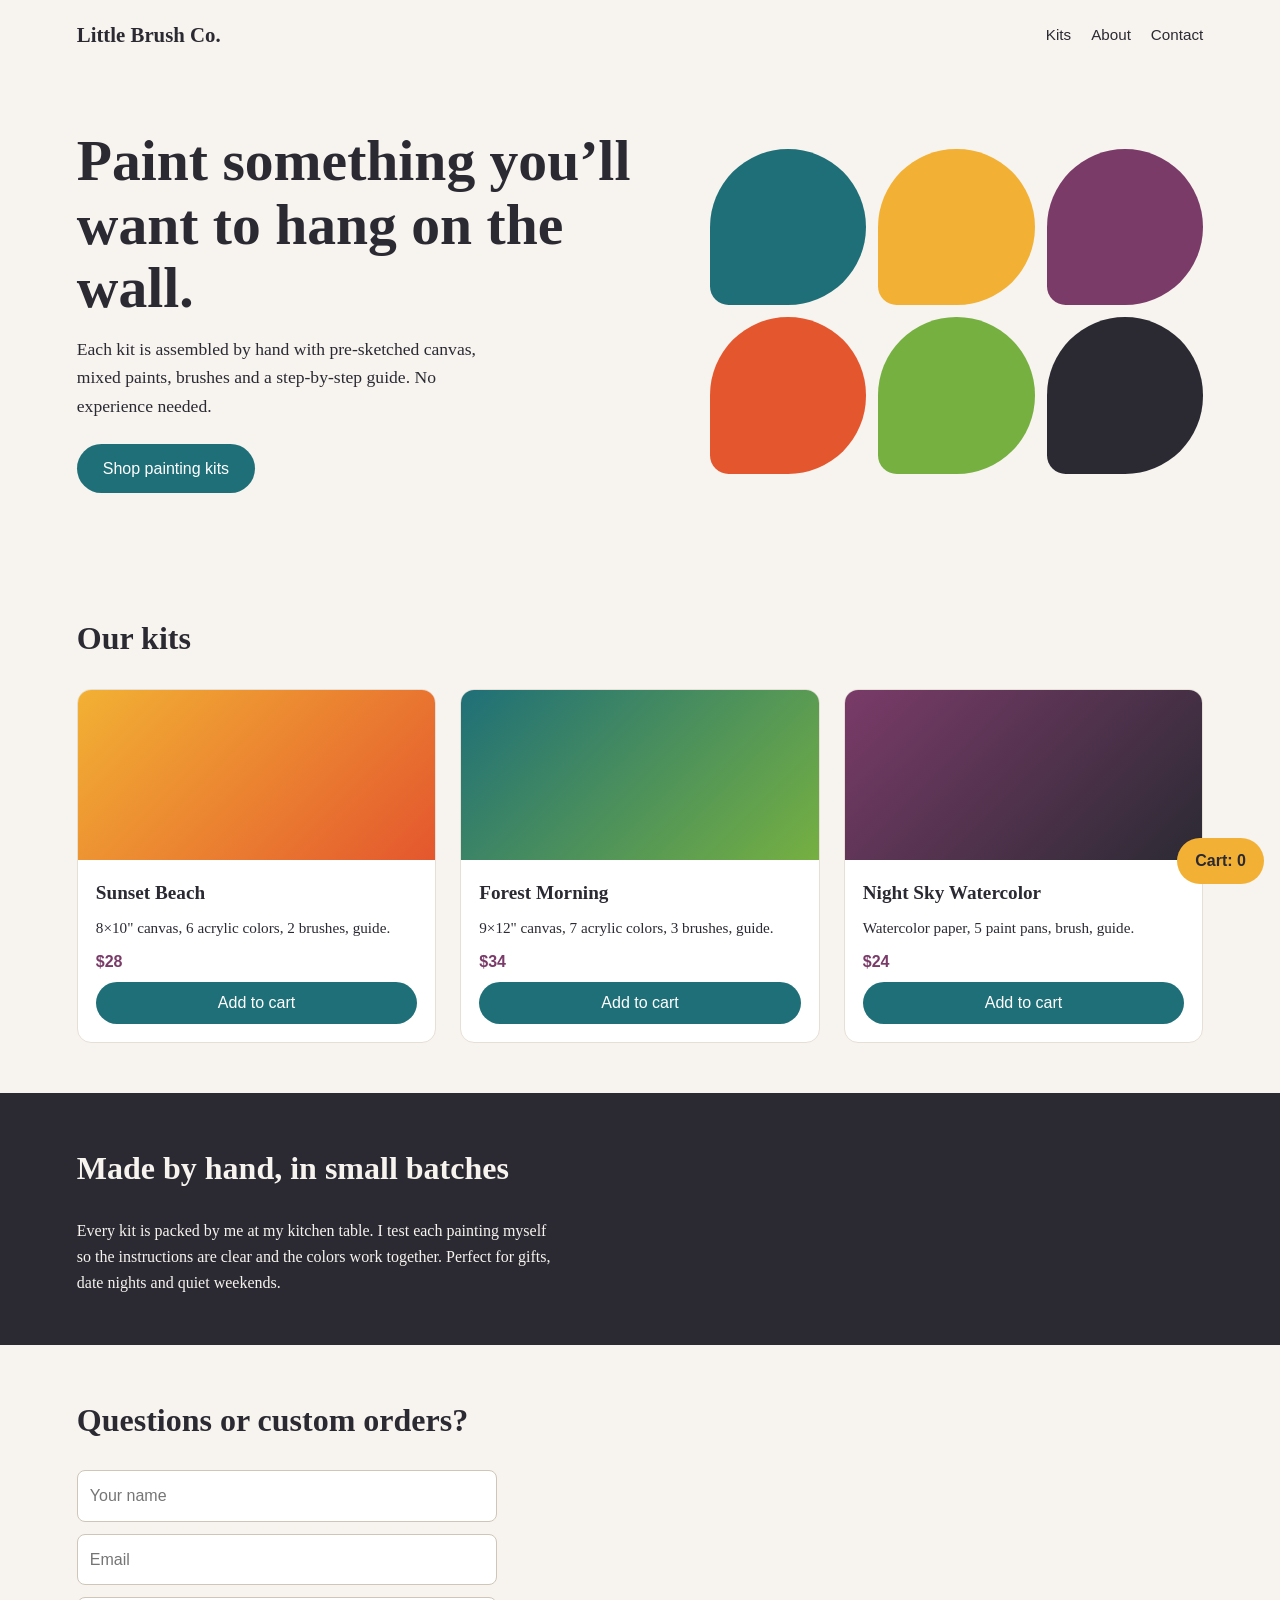
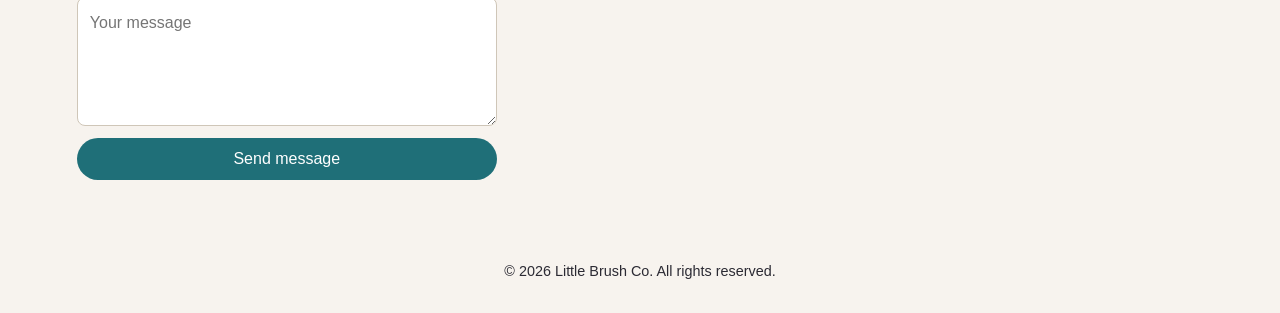
<file: index.html>
<!DOCTYPE html>
<html lang="en">
<head>
<meta charset="UTF-8">
<meta name="viewport" content="width=device-width, initial-scale=1">
<title>Little Brush Co. – Handmade Painting Kits</title>
<style>
  :root {
    --paper: #f7f3ee;
    --ink: #2b2a33;
    --teal: #1f6f78;
    --plum: #7a3b69;
    --sun: #f2b134;
    --card: #ffffff;
  }
  * { box-sizing: border-box; margin: 0; padding: 0; }
  body { font-family: Georgia, "Times New Roman", serif; background: var(--paper); color: var(--ink); line-height: 1.6; }
  a { color: inherit; }
  header { display: flex; justify-content: space-between; align-items: center; padding: 18px 6vw; }
  .logo { font-weight: bold; font-size: 1.3rem; text-decoration: none; }
  nav a { margin-left: 20px; text-decoration: none; font-family: Arial, sans-serif; font-size: .95rem; }
  .hero { padding: 60px 6vw 70px; display: grid; gap: 30px; grid-template-columns: 1.1fr .9fr; align-items: center; }
  .hero h1 { font-size: clamp(2rem, 5vw, 3.6rem); line-height: 1.1; margin-bottom: 16px; }
  .hero p { max-width: 46ch; margin-bottom: 24px; font-size: 1.1rem; }
  .btn { display: inline-block; background: var(--teal); color: #fff; padding: 12px 26px; border-radius: 999px; text-decoration: none; font-family: Arial, sans-serif; border: 0; cursor: pointer; font-size: 1rem; }
  .btn:hover, .btn:focus-visible { background: var(--plum); }
  .swatches { display: grid; grid-template-columns: repeat(3, 1fr); gap: 12px; }
  .swatches span { aspect-ratio: 1; border-radius: 50% 50% 50% 12%; }
  section { padding: 50px 6vw; }
  h2 { font-size: 2rem; margin-bottom: 24px; }
  .grid { display: grid; grid-template-columns: repeat(auto-fit, minmax(240px, 1fr)); gap: 24px; }
  .card { background: var(--card); border-radius: 14px; overflow: hidden; border: 1px solid #e6dfd5; display: flex; flex-direction: column; }
  .thumb { height: 170px; }
  .card .body { padding: 18px; display: flex; flex-direction: column; gap: 8px; flex: 1; }
  .card h3 { font-size: 1.2rem; }
  .card p { font-size: .95rem; flex: 1; }
  .price { font-family: Arial, sans-serif; font-weight: bold; color: var(--plum); }
  .about { background: var(--ink); color: var(--paper); }
  .about p { max-width: 60ch; }
  form { display: grid; gap: 12px; max-width: 420px; font-family: Arial, sans-serif; }
  input, textarea { padding: 12px; border: 1px solid #cfc6b8; border-radius: 8px; font: inherit; }
  footer { text-align: center; padding: 30px; font-family: Arial, sans-serif; font-size: .9rem; }
  #cart { position: fixed; right: 16px; bottom: 16px; background: var(--sun); padding: 10px 18px; border-radius: 999px; font-family: Arial, sans-serif; font-weight: bold; }
  @media (max-width: 700px) { .hero { grid-template-columns: 1fr; } }
</style>
</head>
<body>

<header>
  <a class="logo" href="#">Little Brush Co.</a>
  <nav><a href="#kits">Kits</a><a href="#about">About</a><a href="#contact">Contact</a></nav>
</header>

<div class="hero">
  <div>
    <h1>Paint something you’ll want to hang on the wall.</h1>
    <p>Each kit is assembled by hand with pre-sketched canvas, mixed paints, brushes and a step-by-step guide. No experience needed.</p>
    <a class="btn" href="#kits">Shop painting kits</a>
  </div>
  <div class="swatches" aria-hidden="true">
    <span style="background:#1f6f78"></span><span style="background:#f2b134"></span><span style="background:#7a3b69"></span>
    <span style="background:#e4572e"></span><span style="background:#76b041"></span><span style="background:#2b2a33"></span>
  </div>
</div>

<section id="kits">
  <h2>Our kits</h2>
  <div class="grid">
    <article class="card">
      <div class="thumb" style="background:linear-gradient(135deg,#f2b134,#e4572e)"></div>
      <div class="body">
        <h3>Sunset Beach</h3>
        <p>8×10" canvas, 6 acrylic colors, 2 brushes, guide.</p>
        <span class="price">$28</span>
        <button class="btn" onclick="addToCart()">Add to cart</button>
      </div>
    </article>
    <article class="card">
      <div class="thumb" style="background:linear-gradient(135deg,#1f6f78,#76b041)"></div>
      <div class="body">
        <h3>Forest Morning</h3>
        <p>9×12" canvas, 7 acrylic colors, 3 brushes, guide.</p>
        <span class="price">$34</span>
        <button class="btn" onclick="addToCart()">Add to cart</button>
      </div>
    </article>
    <article class="card">
      <div class="thumb" style="background:linear-gradient(135deg,#7a3b69,#2b2a33)"></div>
      <div class="body">
        <h3>Night Sky Watercolor</h3>
        <p>Watercolor paper, 5 paint pans, brush, guide.</p>
        <span class="price">$24</span>
        <button class="btn" onclick="addToCart()">Add to cart</button>
      </div>
    </article>
  </div>
</section>

<section id="about" class="about">
  <h2>Made by hand, in small batches</h2>
  <p>Every kit is packed by me at my kitchen table. I test each painting myself so the instructions are clear and the colors work together. Perfect for gifts, date nights and quiet weekends.</p>
</section>

<section id="contact">
  <h2>Questions or custom orders?</h2>
  <form onsubmit="event.preventDefault(); alert('Thanks! We’ll reply soon.'); this.reset();">
    <input type="text" placeholder="Your name" required>
    <input type="email" placeholder="Email" required>
    <textarea rows="4" placeholder="Your message" required></textarea>
    <button class="btn" type="submit">Send message</button>
  </form>
</section>

<footer>© 2026 Little Brush Co. All rights reserved.</footer>

<div id="cart">Cart: <span id="count">0</span></div>

<script>
  let count = 0;
  function addToCart() {
    count++;
    document.getElementById('count').textContent = count;
  }
</script>
</body>
</html>
</file>
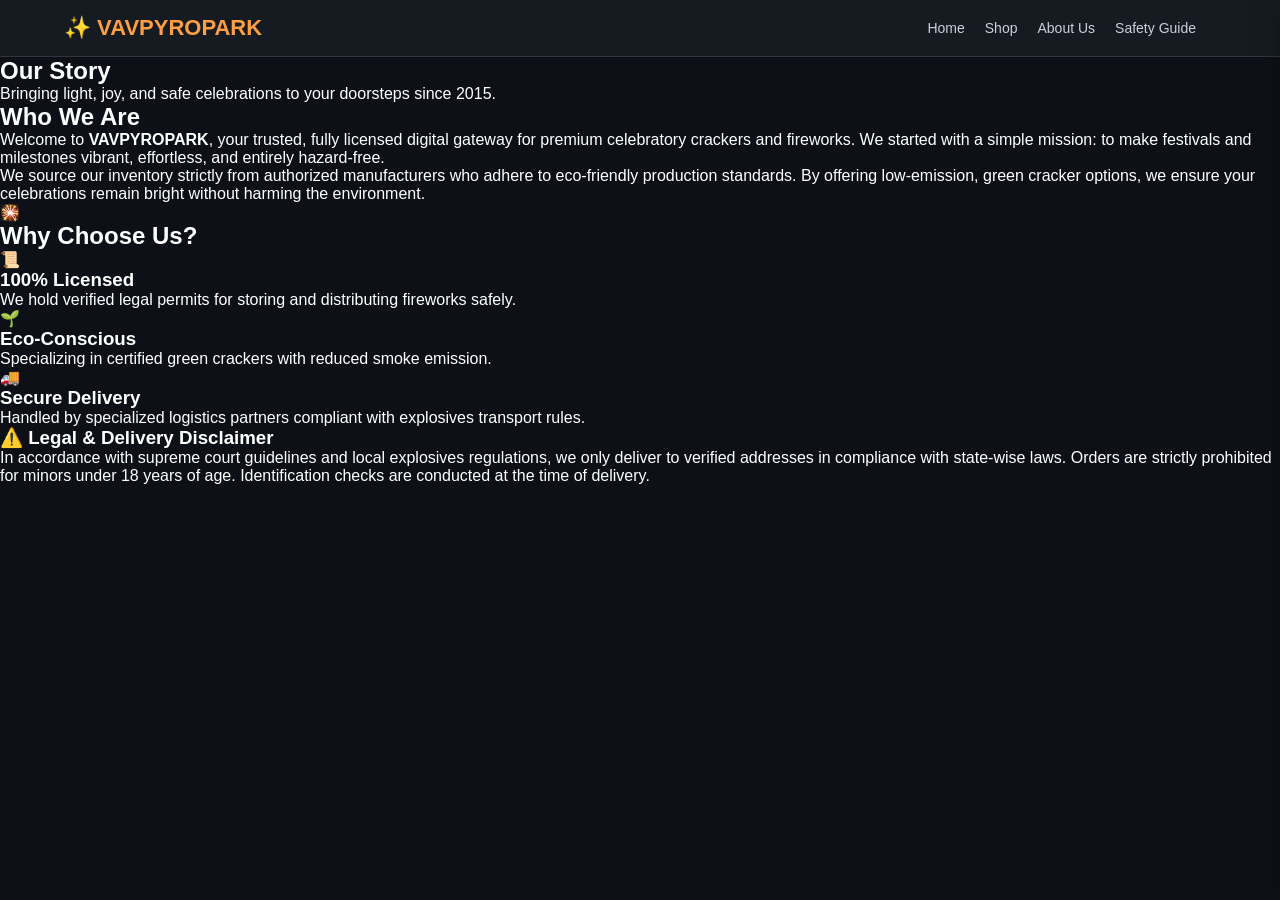
<file: about.html>
<!DOCTYPE html>
<html lang="en">
<head>
    <meta charset="UTF-8">
    <meta name="viewport" content="width=device-width, initial-scale=1.0">
    <title>About Us | SparkleShop</title>
    <link rel="stylesheet" href="style.css">
</head>
<body>

    <!-- HEADER & NAVIGATION (Keep identical to home page) -->
    <header class="main-header">
        <div class="logo">✨ VAVPYROPARK </div>
        <nav class="nav-links">
            <a href="home.html">Home</a>
            <a href="index.html#shop">Shop</a>
            <a href="about.html" class="active-link">About Us</a>
            <a href="safetyguide.html">Safety Guide</a>
        </nav>
            <button type="button" class="hamburger-btn" id="hamburgerBtn" aria-label="Open menu" aria-expanded="false">
                <span></span><span></span><span></span>
            </button>
            <nav class="mobile-nav" id="mobileNav" aria-hidden="true">
                <a href="home.html">🏠 Home</a>
                <a href="index.html#shop">🛍️ Shop</a>
                <a href="about.html">ℹ️ About Us</a>
                <a href="safetyguide.html">🛡️ Safety Guide</a>
                <a href="index.html#order-history" id="mobileOrderHistoryLink">🧾 Order History</a>
                <a href="index.html#notify" id="mobileNotifyLink">🔔 Next Year's Sale</a>
            </nav>
    </header>

    <!-- ABOUT HERO BANNER -->
    <section class="about-hero">
        <h1>Our Story</h1>
        <p>Bringing light, joy, and safe celebrations to your doorsteps since 2015.</p>
    </section>

    <!-- MAIN ABOUT CONTENT -->
    <section class="about-container">
        
        <!-- Grid: Text + Image/Placeholder -->
        <div class="about-grid">
            <div class="about-text">
                <h2>Who We Are</h2>
                <p>Welcome to <strong>VAVPYROPARK</strong>, your trusted, fully licensed digital gateway for premium celebratory crackers and fireworks. We started with a simple mission: to make festivals and milestones vibrant, effortless, and entirely hazard-free.</p>
                <p>We source our inventory strictly from authorized manufacturers who adhere to eco-friendly production standards. By offering low-emission, green cracker options, we ensure your celebrations remain bright without harming the environment.</p>
            </div>
            <div class="about-visual">
                <div class="visual-box">🎇</div>
            </div>
        </div>

        <!-- VALUES INFOGRAPHIC SECTION -->
        <div class="values-section">
            <h2>Why Choose Us?</h2>
            <div class="values-grid">
                <div class="value-card">
                    <div class="icon">📜</div>
                    <h3>100% Licensed</h3>
                    <p>We hold verified legal permits for storing and distributing fireworks safely.</p>
                </div>
                <div class="value-card">
                    <div class="icon">🌱</div>
                    <h3>Eco-Conscious</h3>
                    <p>Specializing in certified green crackers with reduced smoke emission.</p>
                </div>
                <div class="value-card">
                    <div class="icon">🚚</div>
                    <h3>Secure Delivery</h3>
                    <p>Handled by specialized logistics partners compliant with explosives transport rules.</p>
                </div>
            </div>
        </div>

        <!-- COMPLIANCE AND RESTRICTION FOOTNOTE -->
        <div class="compliance-footer">
            <h3>⚠️ Legal & Delivery Disclaimer</h3>
            <p>In accordance with supreme court guidelines and local explosives regulations, we only deliver to verified addresses in compliance with state-wise laws. Orders are strictly prohibited for minors under 18 years of age. Identification checks are conducted at the time of delivery.</p>
        </div>

    </section>


    <script id="common-hamburger-script">
(function(){
 const btn=document.getElementById('hamburgerBtn');
 const nav=document.getElementById('mobileNav');
 if(!btn||!nav)return;
 function closeMenu(){btn.classList.remove('active');btn.setAttribute('aria-expanded','false');nav.classList.remove('open');nav.setAttribute('aria-hidden','true');}
 function openMenu(){btn.classList.add('active');btn.setAttribute('aria-expanded','true');nav.classList.add('open');nav.setAttribute('aria-hidden','false');}
 btn.addEventListener('click',function(e){e.stopPropagation();nav.classList.contains('open')?closeMenu():openMenu();});
 nav.querySelectorAll('a').forEach(a=>a.addEventListener('click',closeMenu));
 document.addEventListener('click',function(e){if(nav.classList.contains('open')&&!nav.contains(e.target)&&!btn.contains(e.target))closeMenu();});
 document.addEventListener('keydown',function(e){if(e.key==='Escape')closeMenu();});
})();
</script>
</body>
</html>
</file>
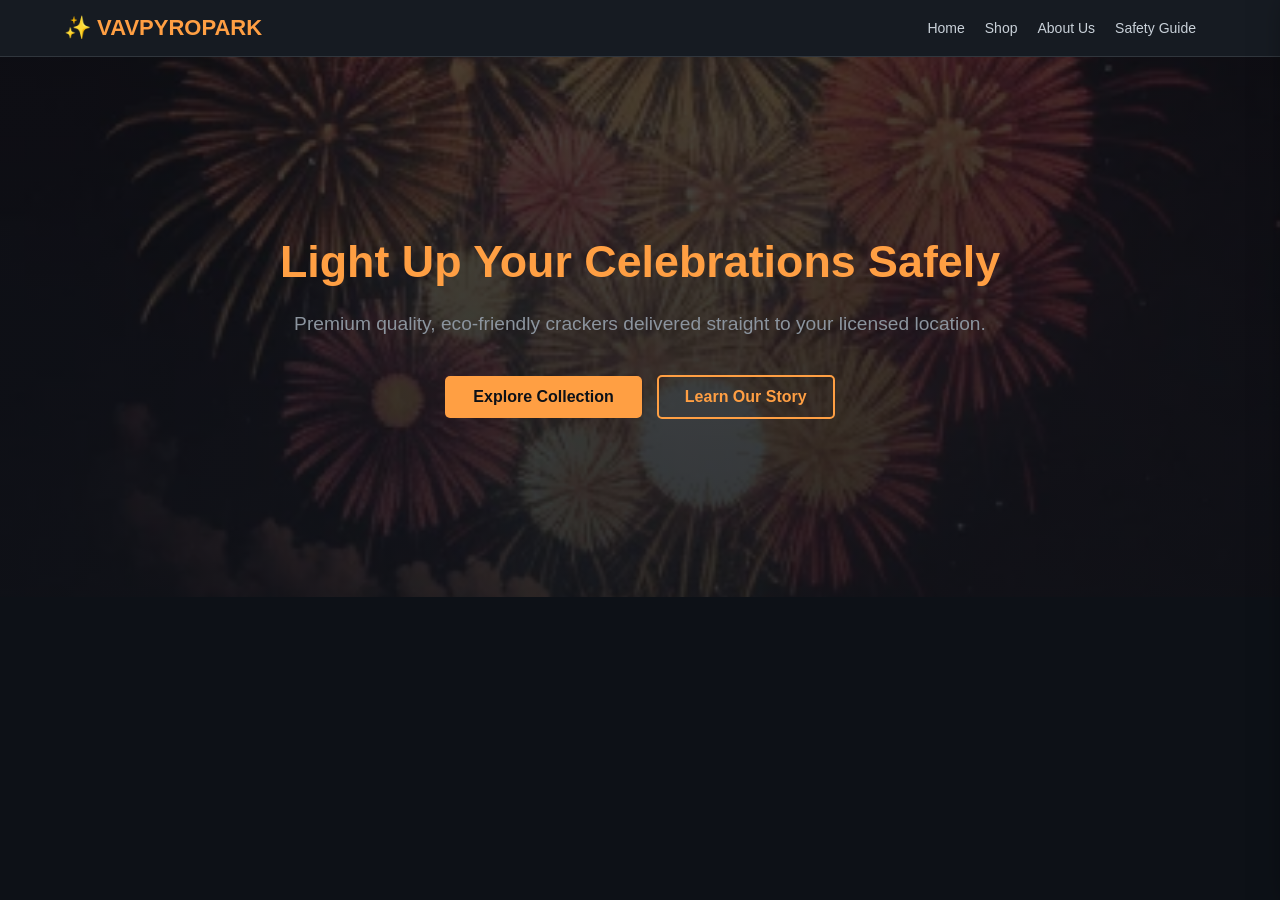
<file: home.html>
<!DOCTYPE html>
<html lang="en">
<head>
    <meta charset="UTF-8">
    <meta name="viewport" content="width=device-width, initial-scale=1.0">
    <title>SparkleShop | Premium Celebratory Crackers</title>
    <link rel="stylesheet" href="style.css">
</head>
<body>

    <!-- 1. NAVIGATION HEADER -->
    <header class="main-header">
        <div class="logo">✨ VAVPYROPARK</div>
        <nav class="nav-links">
            <a href="home.html">Home</a>
            <a href="index.html">Shop</a>
            <a href="about.html" >About Us</a>
            <a href="safetyguide.html">Safety Guide</a>
           
        </nav>
            <button type="button" class="hamburger-btn" id="hamburgerBtn" aria-label="Open menu" aria-expanded="false">
                <span></span><span></span><span></span>
            </button>
            <nav class="mobile-nav" id="mobileNav" aria-hidden="true">
                <a href="home.html">🏠 Home</a>
                <a href="index.html#shop">🛍️ Shop</a>
                <a href="about.html">ℹ️ About Us</a>
                <a href="safetyguide.html">🛡️ Safety Guide</a>
                <a href="index.html#order-history" id="mobileOrderHistoryLink">🧾 Order History</a>
                <a href="index.html#notify" id="mobileNotifyLink">🔔 Next Year's Sale</a>
            </nav>
    </header>

    <!-- 2. HERO HERO SECTION -->
    <section class="celebration-hero" id="home">
        <div class="hero-text-container">
            <h1>Light Up Your Celebrations Safely</h1>
            <p>Premium quality, eco-friendly crackers delivered straight to your licensed location.</p>
            <div class="hero-buttons">
                <a href="index.html" class="hero-cta-btn">Explore Collection</a>
                <a href="about.html" class="btn-secondary-about">Learn Our Story</a>
            </div>
        </div>
    </section>

    <script id="common-hamburger-script">
(function(){
 const btn=document.getElementById('hamburgerBtn');
 const nav=document.getElementById('mobileNav');
 if(!btn||!nav)return;
 function closeMenu(){btn.classList.remove('active');btn.setAttribute('aria-expanded','false');nav.classList.remove('open');nav.setAttribute('aria-hidden','true');}
 function openMenu(){btn.classList.add('active');btn.setAttribute('aria-expanded','true');nav.classList.add('open');nav.setAttribute('aria-hidden','false');}
 btn.addEventListener('click',function(e){e.stopPropagation();nav.classList.contains('open')?closeMenu():openMenu();});
 nav.querySelectorAll('a').forEach(a=>a.addEventListener('click',closeMenu));
 document.addEventListener('click',function(e){if(nav.classList.contains('open')&&!nav.contains(e.target)&&!btn.contains(e.target))closeMenu();});
 document.addEventListener('keydown',function(e){if(e.key==='Escape')closeMenu();});
})();
</script>
</body>
</html>
</file>
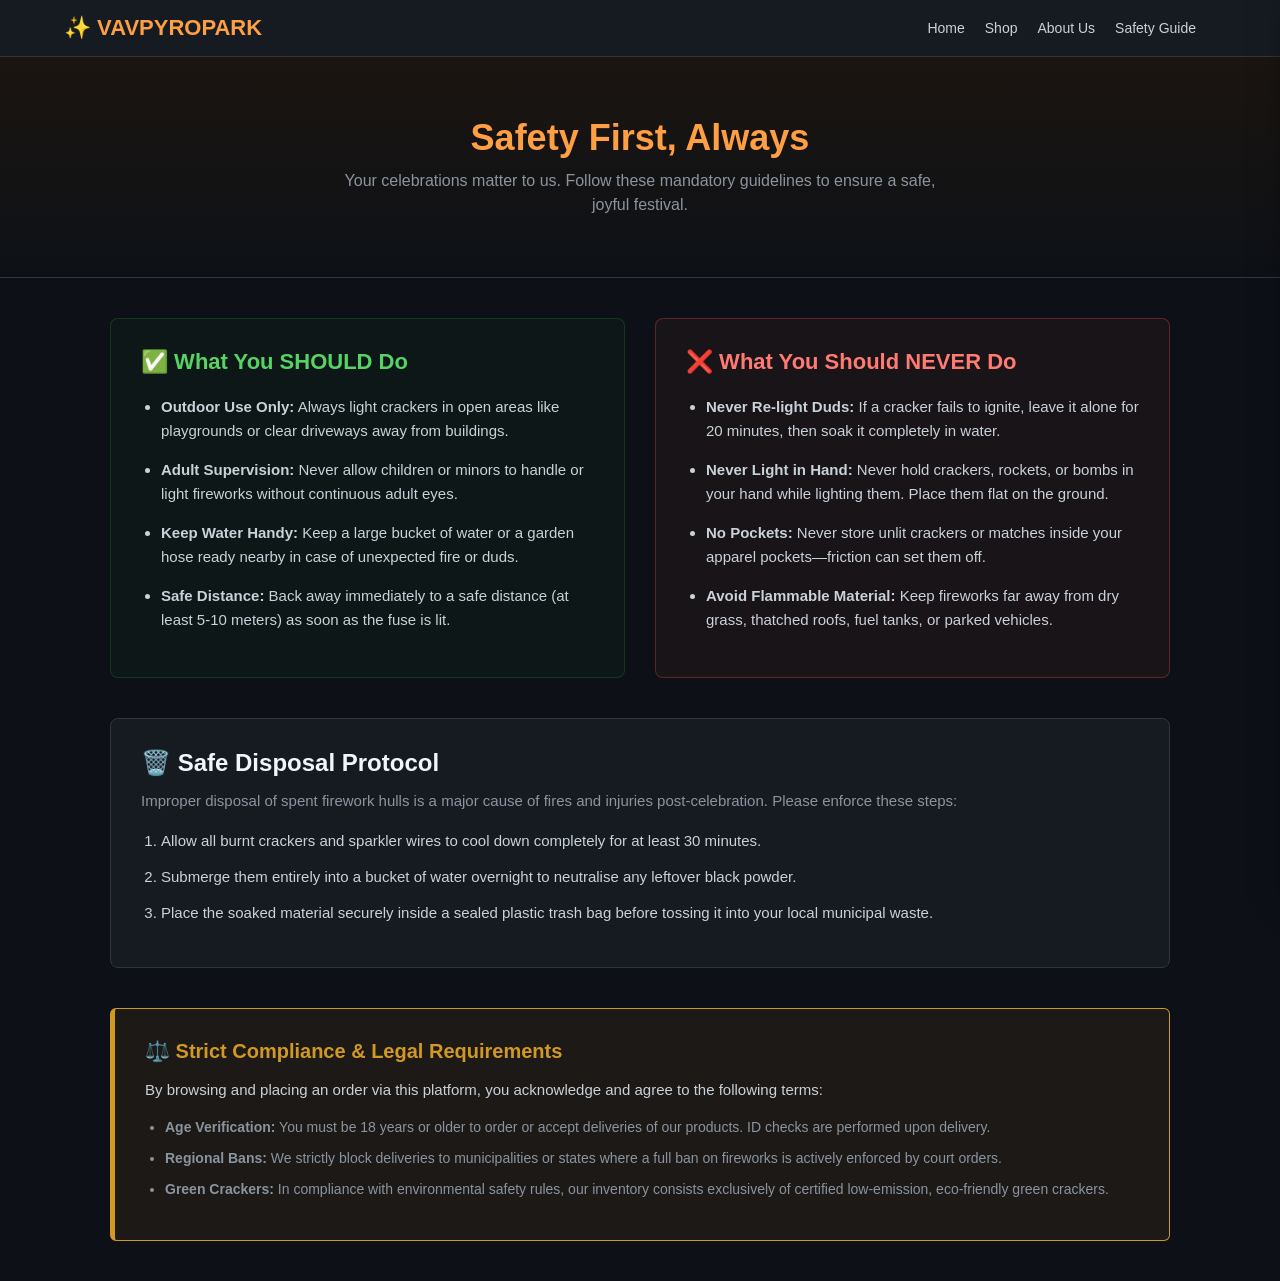
<file: safetyguide.html>
<!DOCTYPE html>
<html lang="en">
<head>
    <meta charset="UTF-8">
    <meta name="viewport" content="width=device-width, initial-scale=1.0">
    <title>Safety & Compliance Guide | VAVPYROPARK</title>
    <link rel="stylesheet" href="style.css">
</head>
<body>

    <!-- HEADER & NAVIGATION -->
    <header class="main-header">
        <div class="logo">✨ VAVPYROPARK</div>
        <nav class="nav-links">
            <a href="home.html">Home</a>
            <a href="index.html#shop">Shop</a>
            <a href="about.html">About Us</a>
            <a href="safetyguide.html" class="active-link">Safety Guide</a>
        </nav>
            <button type="button" class="hamburger-btn" id="hamburgerBtn" aria-label="Open menu" aria-expanded="false">
                <span></span><span></span><span></span>
            </button>
            <nav class="mobile-nav" id="mobileNav" aria-hidden="true">
                <a href="home.html">🏠 Home</a>
                <a href="index.html#shop">🛍️ Shop</a>
                <a href="about.html">ℹ️ About Us</a>
                <a href="safetyguide.html">🛡️ Safety Guide</a>
                <a href="index.html#order-history" id="mobileOrderHistoryLink">🧾 Order History</a>
                <a href="index.html#notify" id="mobileNotifyLink">🔔 Next Year's Sale</a>
            </nav>
    </header>

    <!-- SAFETY HERO SECTION -->
    <section class="safety-hero">
        <h1>Safety First, Always</h1>
        <p>Your celebrations matter to us. Follow these mandatory guidelines to ensure a safe, joyful festival.</p>
    </section>

    <!-- MAIN SAFETY GUIDELINES Container -->
    <main class="safety-container">
        
        <!-- SECTION 1: DOS AND DON'TS -->
        <div class="safety-grid">
            <div class="safety-card do-card">
                <h2>✅ What You SHOULD Do</h2>
                <ul>
                    <li><strong>Outdoor Use Only:</strong> Always light crackers in open areas like playgrounds or clear driveways away from buildings.</li>
                    <li><strong>Adult Supervision:</strong> Never allow children or minors to handle or light fireworks without continuous adult eyes.</li>
                    <li><strong>Keep Water Handy:</strong> Keep a large bucket of water or a garden hose ready nearby in case of unexpected fire or duds.</li>
                    <li><strong>Safe Distance:</strong> Back away immediately to a safe distance (at least 5-10 meters) as soon as the fuse is lit.</li>
                </ul>
            </div>

            <div class="safety-card dont-card">
                <h2>❌ What You Should NEVER Do</h2>
                <ul>
                    <li><strong>Never Re-light Duds:</strong> If a cracker fails to ignite, leave it alone for 20 minutes, then soak it completely in water.</li>
                    <li><strong>Never Light in Hand:</strong> Never hold crackers, rockets, or bombs in your hand while lighting them. Place them flat on the ground.</li>
                    <li><strong>No Pockets:</strong> Never store unlit crackers or matches inside your apparel pockets—friction can set them off.</li>
                    <li><strong>Avoid Flammable Material:</strong> Keep fireworks far away from dry grass, thatched roofs, fuel tanks, or parked vehicles.</li>
                </ul>
            </div>
        </div>

        <!-- SECTION 2: DISPOSAL PROTOCOL -->
        <div class="disposal-section">
            <h2>🗑️ Safe Disposal Protocol</h2>
            <p>Improper disposal of spent firework hulls is a major cause of fires and injuries post-celebration. Please enforce these steps:</p>
            <ol>
                <li>Allow all burnt crackers and sparkler wires to cool down completely for at least 30 minutes.</li>
                <li>Submerge them entirely into a bucket of water overnight to neutralise any leftover black powder.</li>
                <li>Place the soaked material securely inside a sealed plastic trash bag before tossing it into your local municipal waste.</li>
            </ol>
        </div>

        <!-- SECTION 3: LEGAL & COMPLIANCE BANNER -->
        <div class="legal-notice-box">
            <h3>⚖️ Strict Compliance & Legal Requirements</h3>
            <p>By browsing and placing an order via this platform, you acknowledge and agree to the following terms:</p>
            <ul>
                <li><strong>Age Verification:</strong> You must be 18 years or older to order or accept deliveries of our products. ID checks are performed upon delivery.</li>
                <li><strong>Regional Bans:</strong> We strictly block deliveries to municipalities or states where a full ban on fireworks is actively enforced by court orders.</li>
                <li><strong>Green Crackers:</strong> In compliance with environmental safety rules, our inventory consists exclusively of certified low-emission, eco-friendly green crackers.</li>
            </ul>
        </div>

    </main>


    <script id="common-hamburger-script">
(function(){
 const btn=document.getElementById('hamburgerBtn');
 const nav=document.getElementById('mobileNav');
 if(!btn||!nav)return;
 function closeMenu(){btn.classList.remove('active');btn.setAttribute('aria-expanded','false');nav.classList.remove('open');nav.setAttribute('aria-hidden','true');}
 function openMenu(){btn.classList.add('active');btn.setAttribute('aria-expanded','true');nav.classList.add('open');nav.setAttribute('aria-hidden','false');}
 btn.addEventListener('click',function(e){e.stopPropagation();nav.classList.contains('open')?closeMenu():openMenu();});
 nav.querySelectorAll('a').forEach(a=>a.addEventListener('click',closeMenu));
 document.addEventListener('click',function(e){if(nav.classList.contains('open')&&!nav.contains(e.target)&&!btn.contains(e.target))closeMenu();});
 document.addEventListener('keydown',function(e){if(e.key==='Escape')closeMenu();});
})();
</script>
</body>
</html>
</file>
<file: style.css>
/* ==========================================
   GLOBAL STRUCTURE SETUP & RESET
   ========================================== */
* {
    margin: 0;
    padding: 0;
    box-sizing: border-box;
    font-family: 'Segoe UI', Tahoma, Geneva, Verdana, sans-serif;
    
}
body {
    background-color: #0d1117; /* Slate Black background */
    color: white;            /* Clear white font text color layers */
    overflow-x: hidden;
}

/* ==========================================
   HEADER NAVIGATION BAR
   ========================================== */
.main-header {
    display: flex;
    justify-content: space-between;
    align-items: center;
    padding: 15px 5%;
    background-color: #161b22;
    border-bottom: 1px solid #30363d;
    position: sticky;
    top: 0;
    z-index: 100;
}
.logo { 
    font-size: 22px; 
    font-weight: bold; 
    color: #ff9f43; 
}
.nav-links {
    display: flex;
    align-items: center;
    margin-left: auto; /* Forces structural spacing shift */
    margin-right: 20px;
}
.nav-links a { 
    color: #c9d1d9; 
    text-decoration: none; 
    margin-left: 20px; 
    font-size: 14px;
    font-weight: 500;
    transition: 0.2s; 
}
.nav-links a:hover { 
    color: #ff9f43; 
}

/* 🎯 CUSTOM ABOUT BUTTON: Shrunk size & pushed to right edge of links array */
.main-nav-about-btn {
    display: inline-block;
    background-color: #ff9f43;
    color: #0d1117 !important; /* Forces layout tracking visibility override */
    padding: 4px 5px !important; /* Shrunk length profile padding */
    letter-spacing: -0.2px; 
    font-size: 12px !important;
    font-weight: bold;
    border-radius: 4px;
    transition: all 0.2s ease !important;
}
.main-nav-about-btn:hover {
    background-color: #ffb366 !important;
    transform: scale(1.05);
}

/* Shopping Basket Badge elements setup */
.cart-icon-container {
    cursor: pointer;
    position: relative;
    background: #21262d;
    padding: 8px 14px;
    border-radius: 20px;
    display: flex;
    align-items: center;
}
.cart-emoji { font-size: 16px; }
.cart-badge {
    background: #ff9f43;
    color: #0d1117;
    font-size: 11px;
    font-weight: bold;
    padding: 1px 6px;
    border-radius: 10px;
    margin-left: 6px;
}

/* ==========================================
   CELEBRATION HERO HEADER AREA
   ========================================== */
.celebration-hero {
    display: flex;
    justify-content: center;
    align-items: center;
    text-align: center;
    padding: 120px 20px;
    background-color: #0d1117; /* Safety baseline fallback tint color */
    
    /* ⚡ THE UNIFIED TRAFFIC FIX: Sets up a smooth readability contrast filter */
    background-image: linear-gradient(to bottom, rgba(13, 17, 23, 0.75), rgba(13, 17, 23, 0.85)), 
                      url('Diwali_images3/fireworks.gif'); 
    
    min-height: 60vh; 
    width: 100%;
    background-size: cover; 
    background-position: center center; 
    background-repeat: no-repeat; 
}
.hero-text-container { max-width: 750px; }
.hero-text-container h1 {
    font-size: 2.8rem;
    font-weight: 700;
    color: #ff9f43;
    margin-bottom: 20px;
    line-height: 1.2;
}
.hero-text-container p {
    font-size: 1.2rem;
    color: #8b949e;
    line-height: 1.6;
    margin-bottom: 35px;
}
.hero-buttons {
    display: flex;
    justify-content: center;
    align-items: center;
    gap: 15px;
}
.hero-cta-btn {
    display: inline-block;
    background-color: #ff9f43;
    color: #0d1117;
    padding: 12px 28px;
    text-decoration: none;
    font-weight: bold;
    border-radius: 5px;
    transition: 0.2s ease;
}
.hero-cta-btn:hover { background-color: #ffb366; }

.btn-secondary-about {
    display: inline-block;
    border: 2px solid #ff9f43;
    color: #ff9f43;
    background: transparent;
    padding: 11px 26px;
    border-radius: 5px;
    font-weight: bold;
    text-decoration: none;
    transition: 0.2s ease;
}
.btn-secondary-about:hover {
    background: rgba(255, 159, 67, 0.1);
    color: #ffb366;
    border-color: #ffb366;
}

/* ==========================================
   PRODUCT SHOPS SECTIONS GRID
   ========================================== */
.products-section { padding: 70px 5%; text-align: center; }
.products-section h2 { font-size: 30px; margin-bottom: 6px; color: #f0f6fc; }
.subtitle { color: #8b949e; margin-bottom: 45px; font-size: 15px; }
.product-grid { 
    display: grid; 
    grid-template-columns: repeat(auto-fit, minmax(280px, 1fr)); 
    gap: 30px; 
}
.product-card { 
    background: #161b22; 
    border: 1px solid #30363d; 
    padding: 25px; 
    border-radius: 8px; 
    text-align: left; 
    position: relative; 
}
.product-img-placeholder { 
    height: 140px; 
    background: #21262d; 
    display: flex; 
    align-items: center; 
    justify-content: center; 
    font-size: 45px; 
    border-radius: 6px; 
    margin-bottom: 15px; 
}
.product-card h3 { margin-bottom: 10px; color: #f0f6fc; font-size: 18px; }
.product-card p { font-size: 13.5px; color: #8b949e; margin-bottom: 20px; line-height: 1.5; }

/* Visual Badges */
.tag { position: absolute; top: 15px; right: 15px; background: #30363d; font-size: 11px; padding: 3px 8px; border-radius: 4px; font-weight: bold; }
.green-tag { background: #238636; color: white; }
.premium-tag { background: #8957e5; color: white; }

/* Add Cart Action Trigger Button elements */
.btn-add { 
    width: 100%; 
    padding: 10px; 
    background: none; 
    border: 1px solid #ff9f43; 
    color: #ff9f43; 
    border-radius: 5px; 
    cursor: pointer; 
    font-weight: bold; 
    transition: 0.2s; 
}
.btn-add:hover { background: #ff9f43; color: #0d1117; }

/* ==========================================
   SLIDE OUT CART DRAWER STYLING MODULE
   ========================================== */
.cart-drawer {
    position: fixed;
    top: 0;
    right: -360px; /* Concealed state default setting position configuration */
    width: 350px;
    height: 100%;
    background: #161b22;
    border-left: 1px solid #30363d;
    box-shadow: -5px 0 15px rgba(0,0,0,0.6);
    z-index: 1000;
    transition: right 0.3s cubic-bezier(0.4, 0, 0.2, 1); 
    display: flex;
    flex-direction: column;
}
.cart-drawer.active {
    right: 0; /* Fully visual drawer window activation tracking handle style */
}
.cart-header { padding: 20px; border-bottom: 1px solid #30363d; display: flex; justify-content: space-between; align-items: center; }
.btn-close { background: none; border: none; color: #8b949e; font-size: 20px; cursor: pointer; }
.cart-items { padding: 20px; flex-grow: 1; overflow-y: auto; }
.cart-item { padding: 12px; background: #21262d; border: 1px solid #30363d; border-radius: 4px; margin-bottom: 10px; color: #c9d1d9; font-size: 14px; }
.empty-msg { color: #8b949e; text-align: center; margin-top: 40px; font-size: 14px; }
.cart-footer { padding: 20px; border-top: 1px solid #30363d; }

/* WhatsApp Checkout Button styling */
.whatsapp-btn {
    width: 100%;
    padding: 14px;
    background-color: #25D366;
    color: white;
    border: none;
    border-radius: 5px;
    font-size: 15px;
    font-weight: bold;
    cursor: pointer;
    transition: background-color 0.2s;
}
.whatsapp-btn:hover { background-color: #20ba5a; }

body{
    font-family: sans-serif;
    margin:0;
  
}
.container_title{
    width: 100%;
    margin: auto;
    text-align: center;
    padding-top: 10px;
    transition: 0.5s;
    padding: 10px 20px;
    background-color: blue;
    color: white;
    /* transition: transform 0.5s; */
}
/* 
body.activeTabCart .container_title {
    transform: translateX(-250px);
}
body.activeTabCart .container_title_free{
    transform: translateX(-250px);
} */

.blink {
    animation: blinker 2s linear infinite;
    color: red;
    font-family: sans-serif;
    font-weight: bold;
}

/* Safety Hero Typography */
.safety-hero {
    text-align: center;
    padding: 60px 20px;
    background: linear-gradient(180deg, #1b1510 0%, #0d1117 100%); /* Subtle warmth tone */
    border-bottom: 1px solid #30363d;
}
.safety-hero h1 { font-size: 36px; color: #ff9f43; margin-bottom: 10px; }
.safety-hero p { color: #8b949e; font-size: 16px; max-width: 600px; margin: 0 auto; line-height: 1.5; }

/* Main Wrapper Grid */
.safety-container { max-width: 1100px; margin: 0 auto; padding: 40px 20px; }
.safety-grid { display: grid; grid-template-columns: 1fr 1fr; gap: 30px; margin-bottom: 40px; }

/* Safety Cards Styling */
.safety-card { padding: 30px; border-radius: 8px; border: 1px solid #30363d; }
.safety-card h2 { font-size: 22px; margin-bottom: 20px; }
.safety-card ul { padding-left: 20px; }
.safety-card li { margin-bottom: 15px; color: #c9d1d9; line-height: 1.6; font-size: 15px; }

/* Dynamic Background Accents for Do's and Don'ts */
.do-card { background-color: rgba(35, 134, 54, 0.05); border-color: rgba(35, 134, 54, 0.3); }
.do-card h2 { color: #56d364; }
.dont-card { background-color: rgba(248, 81, 73, 0.05); border-color: rgba(248, 81, 73, 0.3); }
.dont-card h2 { color: #ff7b72; }

/* Disposal Section layout */
.disposal-section { background: #161b22; border: 1px solid #30363d; padding: 30px; border-radius: 8px; margin-bottom: 40px; }
.disposal-section h2 { color: #f0f6fc; margin-bottom: 15px; font-size: 24px; }
.disposal-section p { color: #8b949e; margin-bottom: 20px; font-size: 15px; }
.disposal-section ol { padding-left: 20px; }
.disposal-section li { color: #c9d1d9; margin-bottom: 12px; line-height: 1.6; font-size: 15px; }

/* Heavy Legal Border Notice */
.legal-notice-box { background: #1c1917; border: 1px solid #d29922; border-left: 5px solid #d29922; padding: 30px; border-radius: 6px; }
.legal-notice-box h3 { color: #d29922; margin-bottom: 15px; font-size: 20px; }
.legal-notice-box p { color: #c9d1d9; font-size: 15px; margin-bottom: 15px; line-height: 1.6; }
.legal-notice-box ul { padding-left: 20px; }
.legal-notice-box li { color: #8b949e; margin-bottom: 10px; font-size: 14px; line-height: 1.5; }

/* Adaptive Responsive Query for Mobile Screens */
@media (max-width: 768px) {
    .safety-grid { grid-template-columns: 1fr; gap: 20px; }
}

/* Unique styling for your specific About Us button button */
.main-nav-about-btn {
  float: right;                  /* Forces the button to move to the far right */
    display: inline-block;
    background-color: #ff9f43;     /* Vibrant theme accent color */
    color: #0d1117;                /* Dark text color for readability */
    padding: 4px 5px;
    letter-spacing: -0.2px;             /* Ultra-compact padding space */
    font-size: 12px;               /* Small micro text font size */
    font-weight: bold;             /* Prominent text styling */
    border-radius: 4px;            /* Clean, sharp corner layout */
    text-decoration: none;         /* Removes default underline */
    margin: 5px;                   /* Tiny safety outer boundary margin */
    transition: background-color 0.2s ease, transform 0.2s ease;
}

/* Hover dynamic interaction state */
.main-nav-about-btn:hover {
    background-color: #ffb366;     /* Lighter orange flare hue */
    box-shadow: 0px 6px 12px rgba(255, 159, 67, 0.3); /* Soft, subtle outer glow */
    transform: translateY(-1px);   /* Tiny microscopic upward lift */
}

@keyframes blinker {
    50% {
        opacity: 0;
    }
}

.container_title .title1{
    display: flex;
    justify-content: space-between;
}


.container_title img{
    width: 100px;
    background-color: white;
    
    
}
.container_title p .location_img{
    width: 20px;
    
    
}
.container_title_free{
    width: 100%;
    background: linear-gradient(90deg, #1b1510 0%, #2a1b0a 50%, #1b1510 100%); /* Deep charcoal bronze tint gradient background */
    border-bottom: 1px solid #bd4b00; /* Thin subtle fire-line boundary border layout marker track */
    padding: 10px 20px;
    text-align: center;
    display: flex;
    justify-content: center;
    align-items: center;
}
/* Inner block formatting content layers container alignment track settings */
.title1 p {
    margin: 0;                     /* Erases standard default browser block text margins padding spikes */
    font-family: 'Segoe UI', Tahoma, Geneva, Verdana, sans-serif;
    font-size: 14px;
    font-weight: 500;
    color: #f0f6fc;               /* High-contrast crisp white baseline text read structure layout */
    letter-spacing: 0.5px;
    line-height: 1.4;
}
/* Bold tracking target price chip layout accent focus settings */
.title1 p b {
    color: #ff9f43;               /* Strikes bright theme orange text pop on values threshold */
    background-color: rgba(255, 159, 67, 0.1); /* Subtle glowing backdrop block border behind numeric string text data */
    padding: 2px 6px;
    border-radius: 4px;
    font-weight: 700;
}
.container_title span{
   font-size: medium;
}
.search {
    width: max-content;
    display: flex;
    align-items: center;
    padding: 14px;
    border-radius: 28px;
    background-color: #f6f6f6;
    width: 600px;
    margin-top: 20px;
    margin-bottom: 20px;
    transition: box-shadow 0.25s;
}
.search:focus-within{
    box-shadow: 0 0 2px rgba(0,0,0,0.75);
}
.search-input {
    font-size: 16px;
    font-family: 'Lexend', sans-serif;
    columns: #333;
    margin-left: 14px;
    outline: none;
    border:none;
    background:transparent;
    width: 300px;
}
.search-input::placeholder, .search-icon{
    color: rgba(0,0,0,0.5);
}

.container{
    width: 100%;
    margin: auto;
    text-align: center;
    padding-top: 10px;
    /* transition: transform 0.5s; */
    
}
.title{
    display: flex;
    justify-content: space-between;
    align-items: center;
    height: 20px;
    padding-bottom: 20px;
}

svg{
    width: 30px;
}
header{
    display: flex;
    justify-content: space-between; /* Pushes the phone text to the left and cart to the right */
    align-items: center;            /* Perfectly centers elements vertically */
    padding: 15px 5%;              /* Generates balanced breathing margins on the sides */
    background-color: blue;     /* Dark sleek background color */
    border-bottom: 1px solid #30363d; /* Precise separator boundary line */
    position: sticky;              /* Locks header to top while scrolling page */
    top: 0;
    z-index: 1000;                 /* Keeps header layered above all content background elements */
}
/* 📞 THE TITLE / PHONE BANNER CONTAINER */
header .title p {
    font-size: 15px;
    font-weight: 700;
    color: #ff9f43;                /* Vibrant fire orange theme primary accent */
    letter-spacing: 0.5px;
    margin: 0;                     /* Erases native paragraph block margin padding spikes */
    font-family: 'Segoe UI', sans-serif;
    display: flex;
    align-items: center;
    gap: 5px;
}
/* Highlighted WhatsApp dynamic target keyword styling */
header .title p strong, 
header .title p span.highlight {
    color: #25D366;                /* Native WhatsApp branding color pop */
}

/* =========================================================================
   DYNAMIC ADD TO CART BUTTON & INLINE COUNTER STYLES
   ========================================================================= */

/* Updated primary button layout */
.addCart {
    background-color: #ff3f6c; 
    color: #ffffff;
    font-size: 0.95rem;
    font-weight: 600;
    padding: 10px 20px;
    border: none;
    border-radius: 6px;
    cursor: pointer;
    width: 100%;
    max-width: 180px;
    transition: all 0.2s ease-in-out;
    box-shadow: 0 4px 6px rgba(255, 63, 108, 0.15);
    display: block;
    margin: 0 auto;         /* Fallback block leveling center technique */
    text-align: center;
}

/* Hover and active click states for the primary button */
.addCart:hover {
    background-color: #e02e59;
    transform: translateY(-1px);
    box-shadow: 0 6px 12px rgba(255, 63, 108, 0.25);
}

.addCart:active {
    transform: translateY(1px);
    box-shadow: 0 2px 4px rgba(255, 63, 108, 0.15);
}

/* Container wrapper for the inline quantity counter state */
.quantity-counter-inline {
    display: inline-flex !important; /* Force flex alignment mapping layout */
    align-items: center;
    justify-content: space-between;
    background-color: #f1f3f6;
    border: 1px solid #dcdcdc !important;
    border-radius: 6px !important;
    width: 140px; /* Perfectly structured box width */
    height: 42px;
    overflow: hidden;
    box-shadow: 0 2px 4px rgba(0, 0, 0, 0.04);
}

/* Plus and minus operational control elements base setup */
.quantity-counter-inline .minus,
.quantity-counter-inline .plus {
    background-color: #eef1f5 !important;
    border: none !important;
    width: 42px !important;
    height: 100% !important;
    cursor: pointer !important;
    position: relative !important; /* Establishes an absolute coordinate anchor box */
    color: transparent !important; /* Hides the typed text character safely */
    font-size: 0 !important;       /* Minimizes text line-height artifacts entirely */
    padding: 0 !important;
    box-sizing: border-box !important;
    transition: background-color 0.15s ease;
}

/* Hover style */
.quantity-counter-inline .minus:hover,
.quantity-counter-inline .plus:hover {
    background-color: #ff3f6c !important; 
}

.quantity-counter-inline .minus:active,
.quantity-counter-inline .plus:active {
    background-color: #d6dbdf !important;
}

/* =========================================================================
   GEOMETRIC REPLACEMENT LINES (Absolute Mathematical Centering)
   ========================================================================= */

/* The horizontal bar line used in both minus and plus */
.quantity-counter-inline .minus::after,
.quantity-counter-inline .plus::after {
    content: "" !important;
    position: absolute !important;
    top: 50% !important;
    left: 50% !important;
    transform: translate(-50%, -50%) !important;
    width: 12px !important;  /* Length of the horizontal line */
    height: 2px !important;   /* Thickness of the line */
    background-color: #111111 !important;
    transition: background-color 0.15s ease;
}

/* The vertical bar line needed ONLY for the plus button */
.quantity-counter-inline .plus::before {
    content: "" !important;
    position: absolute !important;
    top: 50% !important;
    left: 50% !important;
    transform: translate(-50%, -50%) !important;
    width: 2px !important;    /* Thickness of the line */
    height: 12px !important;  /* Length of the vertical line */
    background-color: #111111 !important;
    transition: background-color 0.15s ease;
}

/* Invert line colors to high contrast white when hovering over buttons */
.quantity-counter-inline .minus:hover::after,
.quantity-counter-inline .plus:hover::after,
.quantity-counter-inline .plus:hover::before {
    background-color: #ffffff !important;
}

/* Numeric text layout element */
.quantity-counter-inline .qty-display {
    background-color: #ffffff !important;
    color: #111111;
    font-size: 1rem;
    font-weight: 700 !important;
    flex-grow: 1;
    height: 100%;
    display: flex;
    align-items: center;
    justify-content: center;
    border-left: 1px solid #e0e0e0;
    border-right: 1px solid #e0e0e0;
}

/* Wrapper alignment correction padding */
/* Container wrapper - modified to span full width and center items */
.action-container {
    margin-top: 12px;
    min-height: 44px; /* Stops page content from bouncing up/down between transitions */
    display: flex;
    align-items: center;
    justify-content: center; /* Centers the button/counter horizontally */
    width: 100%;             /* Ensures it spans the complete card width */
}



/* ==========================================
   INTERACTIVE OVERLAY SHOPPING CART ICON
   ========================================== */
header .icon-cart {
    position: relative;            /* ⚡ CRITICAL: Allows badge anchor stacking alignments */
    cursor: pointer;
    background-color: #21262d;     /* Dark rounded tile backdrop button frame wrapper */
    padding: 10px;
    border-radius: 50%;            /* Complete round pill button framework geometry style */
    display: flex;
    align-items: center;
    justify-content: center;
    transition: all 0.2s ease-in-out;
}

header .icon-cart svg {
    color: #f0f6fc;                /* Soft silver white path lines default track */
    width: 22px;
    height: 22px;
    transition: color 0.2s ease;
}

header .icon-cart span{
    display: flex;
    width: 30px;
    height: 30px;
    background-color: red;
    justify-content: center;
    align-items: center;
    color: #fff;
    border-radius: 50%;
    position: absolute;
    top:50%;
    right:-20px;
}

.listProduct {
    display: grid;
    grid-template-columns: repeat(auto-fill, minmax(220px, 1fr)) !important; /* Reduces base cell card width */
    gap: 20px !important; /* Optimizes separation spaces between cards */
    padding: 20px 5% !important; /* Adds balanced outer side margins */
}

/* Image scaling layout corrections inside container bounds */
.listProduct .item img {
    height: 120px !important;                 /* Restricts images to a smaller, uniform vertical box layer */
    width: 100% !important;
    object-fit: contain !important;            /* Fits dynamic image canvas perfectly without distortion */
    margin-bottom: 12px !important;
    border-radius: 6px !important;
    background-color: #21262d !important;      /* Soft nested backdrop accent behind transparent item PNG lines */
    padding: 8px !important;
}

/* Updated Product Item Container Box Framework */
.listProduct .item {
    background-color: #161b22 !important; /* Premium deep charcoal replaces harsh orange background panels */
    border: 1px solid #30363d !important;    /* Polished, thin separator boundary framework line */
    padding: 16px !important;                 /* Reduces internal container padding to make it smaller */
    border-radius: 12px !important;           /* Clean, slightly curved modern corner profiles */
    display: flex !important;
    flex-direction: column !important;
    align-items: center !important;
    text-align: center !important;
    justify-content: space-between !important; /* Evenly distributes text elements from top to bottom */
    min-height: 340px !important;              /* Locks structural heights cleanly without ballooning space */
    transition: transform 0.2s ease, box-shadow 0.2s ease, border-color 0.2s ease !important;
}

.listProduct .item:hover {
    transform: translateY(-3px) !important;   /* Subtle, clean upward card lift motion feedback */
    box-shadow: 0 8px 24px rgba(0, 0, 0, 0.4) !important; /* Soft dark drop-shadow depth glow */
    border-color: #ff9f43 !important;         /* Smoothly glows fire-orange on active card highlights */
}

/* Product Typography Titles */
.listProduct .item h2 {
    font-size: 0.95rem !important;            /* Shrunk down slightly to save typography line spacing */
    font-weight: 600 !important;
    color: #f0f6fc !important;                /* Clean, readable white font read layer */
    margin-bottom: 6px !important;
    min-height: 36px !important;               /* Reserves up to 2 lines cleanly without pushing content frames */
    display: flex !important;
    align-items: center !important;
    justify-content: center !important;
    line-height: 1.3 !important;
}

/* Pricing Section Details Layout tracking */
.listProduct .item .price {
    font-size: 0.95rem !important;
    font-weight: 700 !important;
    color: #ff9f43 !important;                /* Bright brand gold pricing indicator focus text highlight */
    margin-bottom: 8px !important;
}

.listProduct .item .price span {
    font-size: 0.85rem !important;
    text-decoration: line-through !important;
    color: #8b949e !important;                /* Soft silver-gray for crossed-out original values */
    margin-right: 6px !important;
    font-weight: 400 !important;
}

.listProduct .item button{
    background-color: black;
    color: #eee;
    padding: 5px 10px;
    border-radius: 20px;
    margin-top: 10px;
    border: none;
    cursor: pointer;
}
/* ==========================================
   CATEGORY DROPDOWN FILTER STYLING
   ========================================== */
/* The parent wrapper container structure */
.filter {
    display: flex;
    justify-content: center;
    align-items: center;
    margin: 20px auto;
    padding: 0 15px;
    max-width: 400px; /* Restricts select drop box stretch on ultra-wide screens */
}

/* Custom design for the select dropdown container */
.filter select {
    width: 100%;
    padding: 12px 40px 12px 16px; /* Extra right padding leaves space for custom arrow */
    background-color: #161b22;    /* Matches header panel color */
    color: #f0f6fc;               /* Clean white option text color */
    font-size: 15px;
    font-weight: 600;
    font-family: 'Segoe UI', sans-serif;
    border: 2px solid #30363d;    /* Subtle borders default track */
    border-radius: 6px;           /* Modern slightly rounded corner boxes */
    cursor: pointer;
    outline: none;
    transition: all 0.25s ease-in-out;
    
    /* ⚡ CRITICAL: Erases the default browser arrow styling layout across all browsers */
    -webkit-appearance: none;
    -moz-appearance: none;
    appearance: none;
    
    /* Injecting a custom orange drop-down arrow indicator right inside the select background layer */
    background-image: url("data:image/svg+xml;charset=UTF-8,%3csvg xmlns='http://w3.org' viewBox='0 0 24 24' fill='none' stroke='%23ff9f43' stroke-width='3' stroke-linecap='round' stroke-linejoin='round'%3e%3cpolyline points='6 9 12 15 18 9'%3e%3c/polyline%3e%3c/svg%3e");
    background-repeat: no-repeat;
    background-position: right 16px center;
    background-size: 14px;
}

/* Dynamic focused state layout interaction */
.filter select:focus {
    border-color: #ff9f43;       /* Glows fire orange when clicked active */
    box-shadow: 0 0 10px rgba(255, 159, 67, 0.25); /* Subtle smooth surrounding outer glow */
}

/* Styling the separate inner drop down options rows */
.filter select option {
    background-color: #161b22;    /* Prevents default bright white panel display flashes */
    color: #f0f6fc;
    padding: 12px;
}

/* Styles the placeholder item option differently so it acts like a clean label description */
.filter select option:disabled {
    color: #8b949e;               /* Soft silver grey for unselected titles */
}


.cartTab {
    width: 400px;
    max-width: 100%;
    background-color: grey;
    color: white;
    position: fixed;
    top: 0;
    right: -400px;
    bottom: 0;
    /* 🛠️ RESTORED: Restored native grid structure layers layout */
    display: grid;
    grid-template-rows: 70px 1fr 70px;
    transition: 0.5s;
    z-index: 99999 !important; 
}
.cartTab h1{
    background-color: goldenrod;
    
 }

body.activeTabCart .cartTab{
    right:0;
}
/* body.activeTabCart .container{
    transform: translateX(-250px);
} */
.cartTab h1{
    padding: 20px;
    margin: 0;
    font-weight: 300;
}
.cartTab .foot {
    display: flex !important;
    align-items: center !important;
    justify-content: space-between !important; /* Forces both labels and numbers to center point */
    gap: 15px !important;               /* Creates a clean breathing space between text and price value */
    padding: 0 20px !important;
    background-color: #21262d !important; /* Modernized sleek dark charcoal background color */
    border-top: 1px solid #30363d !important;
    font-weight: 700 !important;
    font-size: 1.1rem !important;
    color: white !important;          /* Premium theme gold focus color highlight */
}
.cartTab .btn {
    display: grid !important;
    grid-template-columns: 1fr 1fr 1fr !important;
    height: 60px !important;
}
.floating-mobile-call-action {
    position: fixed;
    bottom: 25px;
    left: 25px;          /* Placed on the left edge so it never blocks your right-side cart panel widgets */
    background: linear-gradient(135deg, #ff9f43 0%, #ffb366 100%);
    color: #0d1117 !important;
    text-decoration: none !important;
    display: flex;
    align-items: center;
    justify-content: center;
    gap: 8px;
    padding: 12px 20px;
    border-radius: 30px; /* Modern round capsule shape */
    box-shadow: 0 4px 16px rgba(255, 159, 67, 0.4);
    z-index: 9999;       /* Ensures it floats safely above your main grid card tiers elements */
    font-weight: bold;
    font-size: 14px;
    transition: all 0.3s cubic-bezier(0.25, 0.8, 0.25, 1);
}
.floating-mobile-call-action:hover {
    transform: translateY(-2px) scale(1.03);
    box-shadow: 0 6px 20px rgba(255, 159, 67, 0.5);
}

.floating-mobile-call-action .call-icon {
    font-size: 16px;
}

/* 🖥️ DESKTOP MONITOR RESPONSIVE BREAK PROTOCOL */
@media screen and (min-width: 769px) {
    /* Hides the floating dial button on big desktop screens where users can't click-to-call easily */
    .floating-mobile-call-action {
        display: none !important;
    }
}
.cartTab .btn button{
    background-color: #E8BC0E;
    border: none;
    font-weight: 500;
    cursor: pointer;
}
.cartTab .btn .close{
    background-color: white;
}
.cartTab .listCart .item img{
    width: 100%;
    height: 50px;
    object-fit: contain;
}

.cartTab .listCart .item {
    display: grid !important;
    /* CHANGED: Increased the price column from 65px to 105px to fit both numbers comfortably */
    grid-template-columns: 50px 1fr 105px 95px 30px !important; 
    gap: 8px !important;
    align-items: center !important;
    padding: 12px 10px !important;
    border-bottom: 1px solid #30363d !important;
    background-color: transparent !important;
}

.cartTab .listCart .name {
    font-size: 14px;
    font-weight: 500;
    color: #c9d1d9;
    text-align: left;
    line-height: 1.3;
}

/* Styles the dynamic total calculation price labels block text display */
.cartTab .listCart .totalPrice {
    font-size: 14px;
    font-weight: 600;
    color: #ff9f43; /* Striking premium brand gold matching theme specs */
    text-align: right;
}

/* =========================================================================
   EXISTING DRAWER PLUS MINUS COMPONENT ENGINE STYLE PIPELINES
   ========================================================================= */

/* The main layout wrapper box container surrounding buttons and text tracking */
.listCart .quantity {
    display: inline-flex !important;
    align-items: center !important;
    justify-content: space-between !important;
    background-color: #21262d !important; /* Premium dark button box backdrop tile structure */
    border: 1px solid #30363d !important;
    border-radius: 4px !important;
    width: 90px !important;              /* Perfectly balanced width for the narrow sidebar column grid array */
    height: 32px !important;             /* Lower height profile layout */
    overflow: hidden !important;
    padding: 0 !important;
    margin-left: auto;                   /* Pushes the widget component box completely to the right */
}

/* Styles both your existing structural button entities (<button class="minus"> and <span class="plus">) */
.listCart .quantity .minus,
.listCart .quantity .plus {
    background-color: #21262d !important;
    color: #ff9f43 !important;           /* Enforces clean theme gold symbol visibility */
    font-size: 14px !important;
    font-weight: 800 !important;
    border: none !important;
    width: 28px !important;
    height: 100% !important;
    cursor: pointer !important;
    border-radius: 0 !important;         /* Cleans up and overrides any old round layout properties */
    
    /* Perfect Center Align Engine */
    display: flex !important;
    align-items: center !important;      /* Centers symbol text vertically */
    justify-content: center !important;   /* Centers symbol text horizontally */
    line-height: 1 !important;           /* Prevents top-heavy character offset spacing bugs */
    padding: 0 !important;
    margin: 0 !important;
    user-select: none !important;
    transition: background-color 0.15s ease, color 0.15s ease;
}

/* Interactive hover feedback loops on the inline control targets */
.listCart .quantity .minus:hover,
.listCart .quantity .plus:hover {
    background-color: #30363d !important;
    color: #ffffff !important;
}

/* Core numeric state readout item layout override container styling details */
.listCart .quantity span:nth-child(2) {
    background-color: #161b22 !important; /* Highlights numeric text on a clean, dark backdrop */
    color: #ffffff !important;            /* High contrast absolute crisp white text value string */
    font-size: 13px !important;
    font-weight: 700 !important;
    flex-grow: 1 !important;
    height: 100% !important;
    width: auto !important;
    border-radius: 0 !important;          /* Clears old circular radius layouts from past script definitions */
    
    /* Center text alignment anchors */
    display: flex !important;
    align-items: center !important;
    justify-content: center !important;
    border-left: 1px solid #30363d !important;
    border-right: 1px solid #30363d !important;
}

.listCart .quantity span{
    display: inline-block;
    width: 25px;
    height: 25px;
    background-color: white;
    color:#555;
    border-radius: 50%;
    cursor: pointer;
}
.listCart .quantity .minus{
        color:#555;
    }

.listCart .quantity span:nth-child(2){
    background-color: transparent;
    color: #eee;
}
.listCart .item:nth-child(even){
    background-color: #eee1;
}
.cartTab .listCart{
    overflow: auto;
}
.cartTab .listCart::-webkit-scrollbar{
    width: 0;
}
body.activeTabCart .cartTab{
    right: 0;
}

.container_popup{
    width: 900px;
    max-width: 90vw;
    margin: auto;
    text-align: center;
    padding-top: 10px;

    
}
.container_popup .btn{
    
    padding: 10px 60px;
    background: #fff;
    border: 0;
    outline: none;
    cursor:pointer;
    font-size: 22px;
    font-weight: 500;
    border-radius: 30px;
          
}
.popup{
    width: 400px;
    background:white;
    border-radius: 6px;
    position:absolute;
    top: 0;
    left: 50%;
    transform: translate(-50%,-50%) scale(0.1);
    text-align: center;
    padding: 0 30px 30px;
    color: #333;
    visibility: hidden;
    transition: transform 0.4s, top 0.4s;
}
.open-popup{
    visibility: visible;
    top: 50%;
    transform: translate(-50%,-50%) scale(1);
}
.popup img{
    width: 100px;
    margin-top: -50px;
    border-radius: 50%;
    box-shadow: 0 2px 5px rgba(0,0,0,0.2);
}
.popup h2{
    font-size: 38px;
    font-weight: 500;
    margin: 30px 0 10px;
}
.popup button{
    width: 70%;
    margin-top: 50px;
    padding: 10px 0;
    background: blue;
    color: black;
    border: 0;
    outline: none;
    font-size: 18px;
    border-radius: 4px;
    cursor: pointer;
    box-shadow: 0 2px 5px rgba(0,0,0,0.2);
}

/* contact  */


.contact h2{
    font-size: 40px;
    color: black;
    text-align: center;
    margin-bottom: 10px;
}
.contact form {
    width: 100%;
    text-align: center;
    padding-top: 50px;
}
form .input-box{
    display: flex;
    justify-content: space-between;
}
.input-box .input-field{
    width: 100%;
}
.field .item{
    width: 80%;
    padding: 18px;
    background: transparent;
    border: 2px solid black;
    outline:none;
    border-radius: 6px;
    color: black;
    margin: 12px 0;
}
.field .item::placeholder{
    color:grey;
}
.field .error-txt{
    font-size:14.5px;
    color:#d93025;
    text-align: left;
    margin: -5px 0 10px;
    display: none;
}

form .textarea-field {
    width: 90%;
}
form .textarea-field .item {
    resize:none;
   
}

form .textarea-field .error-txt{
    margin-top: -10px;
}

form button {
    padding: 12px 32px;
    background: #0ef;
    border: none;
    outline:none;
    border-radius: 6px;
    box-shadow: 0 0 10px #0ef;
    font-size: 16px;
    color: #333;
    letter-spacing: 1px;
    font-weight: 600;
    cursor: pointer;
    margin-top: 20px;
}
form button:hover {
    box-shadow: none;
}


.container_popup2{
    width: 100%;
    height: 100vh;
    background: #3c5077;
    display: flex;
    align-items: center;
    justify-content: center;
    
}
.container_popup2 .btn{
    padding: 10px 60px;
    background: #fff;
    border: 0;
    outline: none;
    cursor:pointer;
    font-size: 22px;
    font-weight: 500;
    border-radius: 30px;
}
.popup2{
    width: 400px;
    background: #fff;
    border-radius: 6px;
    position:absolute;
    top: 0;
    left: 50%;
    transform: translate(-50%,-50%) scale(0.1);
    text-align: center;
    padding: 0 30px 30px;
    color: #333;
    visibility: hidden;
    transition: transform 0.4s, top 0.4s;
}
.open-popup2{
    visibility: visible;
    top: 50%;
    transform: translate(-50%,-50%) scale(1);
}
.popup2 img{
    width: 100px;
    margin-top: -50px;
    border-radius: 50%;
    box-shadow: 0 2px 5px rgba(0,0,0,0.2);
}
.popup2 h2{
    font-size: 38px;
    font-weight: 500;
    margin: 30px 0 10px;
}
.popup2 button{
    width: 100%;
    margin-top: 50px;
    padding: 10px 0;
    background: #6fd649;
    color: #fff;
    border: 0;
    outline: none;
    font-size: 18px;
    border-radius: 4px;
    cursor: pointer;
    box-shadow: 0 2px 5px rgba(0,0,0,0.2);
}

@media screen and (max-width: 992px){
    .listProduct {
        /* Dynamically fits 3 column layouts neatly within the viewpoint bounds */
        grid-template-columns: repeat(auto-fill, minmax(200px, 1fr)) !important;
        gap: 15px !important;
        padding: 15px 3% !important;
    }
    form .input-box {
        display: grid;
        grid-template-columns: auto;
    }
}
@media screen and (max-width: 767px){
    .celebration-hero {
        padding: 80px 15px !important;
        min-height: 45vh !important;
    }

    .hero-text-container h1 {
        font-size: 1.8rem !important;
    }
    .listProduct {
        /* Force a smart, elegant 2-column layout on standard mobile touch screens */
        grid-template-columns: repeat(2, 1fr) !important;
        gap: 12px !important;
        padding: 10px 8px !important;
    }
    .listProduct .item {
        /* Scales down internal padding and dimensions slightly for small mobile screens */
        padding: 12px !important;
        min-height: 290px !important;
        border-radius: 12px !important;
    }
    .listProduct .item img {
        height: 100px !important; /* Compresses image scale cleanly to save screen real estate */
        padding: 6px !important;
        margin-bottom: 8px !important;
    }
    .listProduct .item h2 {
        font-size: 0.85rem !important; /* Fluid micro typography scaling for mobile titles */
        min-height: 32px !important;
        margin-bottom: 4px !important;
    }
    .listProduct .item .price {
        font-size: 0.85rem !important;
        margin-bottom: 6px !important;
    }

    .listProduct .item .price span {
        font-size: 0.75rem !important;
    }

    /* Shrinks the custom counter panel structure to fit mobile viewports flawlessly */
    .quantity-counter-inline {
        width: 110px !important;
        height: 34px !important;
    }
    
    .quantity-counter-inline .minus,
    .quantity-counter-inline .plus {
        width: 32px !important;
    }

    .addCart {
        padding: 8px 16px !important;
        font-size: 0.8rem !important;
    }
    .title{
        display: grid;
        grid-template-columns: auto;
    }
    .field .item{
        display: grid;
        grid-template-columns: auto;
        width: 100%;
    }
    /* Styling for the new text container section */


/* Restricts the width so the text does not stretch too wide */
.hero-text-container {
    max-width: 800px;
}

/* Styling the Main Heading */
.hero-text-container h1 {
    font-size: 2.8rem;
    font-weight: 700;
    color: #ff9f43; /* Striking fire/spark color */
    margin-bottom: 20px;
    letter-spacing: -0.5px;
    line-height: 1.2;
}

/* Styling the Subtitle Description */
.hero-text-container p {
        font-size: 0.95rem !important;
        margin-bottom: 20px !important;
    }
/* Styling the optional Call to Action Button */
.hero-cta-btn {
    display: inline-block;
    background-color: #ff9f43;
    color: #0d1117;
    padding: 12px 28px;
    text-decoration: none;
    font-weight: bold;
    border-radius: 6px;
    transition: background-color 0.2s ease;
}

.hero-cta-btn:hover {
    background-color: #ffb366;
}

/* Responsive design adjustments for mobile screens */
@media (max-width: 600px) {
    .hero-text-container h1 {
        font-size: 2rem;
    }
    .hero-text-container p {
        font-size: 1rem;
    }
}

@media screen and (max-width: 360px) {
    .listProduct {
        /* Drop to single clean columns on extremely cramped old browser sizes */
        grid-template-columns: 1fr !important;
        padding: 10px 15px !important;
    }
}
}

/* ==========================================
   RESPONSIVE DESIGN ADAPTATION MEDIA BREAKS
   ========================================== */
@media (max-width: 768px) {
    .main-header { padding: 15px 3%; }
    .nav-links { display: none; } /* Conceals plain desktop links on small viewports */
    .hero-text-container h1 { font-size: 2rem; }
    .hero-text-container p { font-size: 1rem; }
    .hero-buttons { flex-direction: column; width: 100%; }
    .hero-cta-btn, .btn-secondary-about { width: 100%; margin-left: 0; text-align: center; }
    .cart-drawer { width: 100%; right: -100%; } /* Desktop side panels take full width on smartphone */

    
}
/* Universal dynamic layout tracking architecture alignment updates */
.cartTab .listCart .item {
        display: grid !important;
        grid-template-columns: 45px 1fr 100px 85px 25px !important;
        gap: 6px !important;
    }

/* Ensure long product text scales inside the dynamic columns map */
.cartTab .listCart .name {
    font-size: 13px !important;
    font-weight: 500 !important;
    color: #c9d1d9 !important;
    text-align: left !important;
    line-height: 1.3 !important;
    word-break: break-word !important; /* Forces row line break handling dynamically */
}

/* Price presentation element structural settings code */
.cartTab .listCart .totalPrice {
    font-size: 13px !important;
    font-weight: 600 !important;
    color: #ff9f43 !important;
    text-align: right !important;
    white-space: nowrap !important; /* Stops price text clipping onto multi-line layers */
}

/* Polished delete action button layout overlay rules specs */
.cart-item-delete {
    background: transparent !important;
    border: none !important;
    color: #f0f6fc !important;             /* Changed to a clear white color so it stands out immediately */
    font-size: 24px !important;            /* Increased font size slightly for better tap/click targeting */
    font-weight: 700 !important;           /* Enforced bold weight mapping layout */
    cursor: pointer !important;
    display: flex !important;
    align-items: center !important;
    justify-content: center !important;
    height: 30px !important;
    width: 30px !important;
    border-radius: 6px !important;
    transition: all 0.2s ease-in-out !important;
    padding: 0 !important;
    margin: 0 !important;
    line-height: 1 !important;
    opacity: 0.8 !important;               /* Smooth baseline look that reacts beautifully on mouse hover */
}

.cart-item-delete:hover {
    background-color: #ea4335 !important;  /* Bright clear red notification alert tint background */
    color: #ffffff !important;             /* Pure solid white close mark character color layout override */
    opacity: 1 !important;
    transform: scale(1.05);                /* Subtle interactive click scale feedback */
}
/* 🎯 NEW: Force layout metrics synchronization for the dark item counter block in the main grid layout */
.listProduct .item .grid-quantity-counter {
    display: inline-flex !important;
    align-items: center !important;
    justify-content: space-between !important;
    background-color: #21262d !important;   /* Charcoal primary panel tone matching cart spec handles */
    border: 1px solid #30363d !important;
    border-radius: 6px !important;           /* Clean unified modern curved framing profiles */
    width: 140px !important;                 /* Generates comfortable width boundaries for grid presentation layout */
    height: 42px !important;                 /* Locks vertical box padding dimensions nicely */
    overflow: hidden !important;
    margin: 0 auto !important;               /* Force absolute centering within grid container cards bounds */
    padding: 0 !important;
}

.listProduct .item .grid-quantity-counter .minus,
.listProduct .item .grid-quantity-counter .plus {
    background-color: #21262d !important;  /* Dark charcoal background matching the container */
    color: #ff9f43 !important;             /* Crisp fire orange symbols color */
    border-radius: 0px !important;         /* REMOVES the circular shape glitch completely */
    border: none !important;
    width: 45px !important;                /* Comfortable width formatting */
    height: 100% !important;               /* Fills the container box completely */
    font-size: 16px !important;
    font-weight: 800 !important;           /* Prominent symbol layout */
    cursor: pointer !important;
    display: flex !important;
    align-items: center !important;
    justify-content: center !important;
    padding: 0 !important;
    margin: 0 !important;
    line-height: 1 !important;
    user-select: none !important;
    box-shadow: none !important;           /* Removes outer shadows */
}
.listProduct .item .grid-quantity-counter .minus:hover,
.listProduct .item .grid-quantity-counter .plus:hover {
    background-color: #30363d !important;
    color: #ffffff !important;             /* Inverts symbol text to high contrast white */
}

/* Center numeric numerical readout box spacing alignment corrections */
.listProduct .item .grid-quantity-counter span:nth-child(2) {
    background-color: #161b22 !important;  /* Secondary deep dark backdrop */
    color: #ffffff !important;             /* Solid crisp white digit color text layer */
    font-size: 15px !important;
    font-weight: 700 !important;
    flex-grow: 1 !important;
    height: 100% !important;
    width: auto !important;
    border-radius: 0px !important;         /* Ensures zero inheritance circles bugs */
    display: flex !important;
    align-items: center !important;
    justify-content: center !important;
    border-left: 1px solid #30363d !important;
    border-right: 1px solid #30363d !important;
}
/* ==========================================
   PRODUCT DETAIL & RELATED ITEMS MODAL
   ========================================== */
.product-modal-overlay {
    position: fixed;
    top: 0;
    left: 0;
    width: 100%;
    height: 100%;
    background-color: rgba(0, 0, 0, 0.8);
    display: flex;
    justify-content: center;
    align-items: center;
    z-index: 20000; /* Layers cleanly over your cart tracking tabs */
    opacity: 0;
    pointer-events: none;
    transition: opacity 0.3s ease;
}

.product-modal-overlay.active {
    opacity: 1;
    pointer-events: auto;
}

.product-modal-content {
    background-color: #161b22;
    border: 1px solid #30363d;
    border-radius: 12px;
    width: 90%;
    max-width: 650px;
    padding: 25px;
    position: relative;
    color: #f0f6fc;
    box-shadow: 0 10px 30px rgba(0,0,0,0.5);
}

.modal-close-btn {
    position: absolute;
    top: 15px;
    right: 15px;
    background: transparent;
    border: none;
    color: #8b949e;
    font-size: 28px;
    cursor: pointer;
    font-weight: bold;
}
.modal-close-btn:hover {
    color: #ff9f43;
}

.modal-main-details {
    display: flex;
    gap: 20px;
    margin-bottom: 25px;
    border-bottom: 1px solid #30363d;
    padding-bottom: 20px;
}
.modal-main-details img {
    width: 150px;
    height: 150px;
    object-fit: contain;
    background-color: #21262d;
    border-radius: 8px;
    padding: 10px;
}
.modal-info-text h2 {
    color: #ff9f43;
    font-size: 1.4rem;
    margin-bottom: 10px;
}

/* Related items list rows styling grids */
.related-section-title {
    font-size: 1rem;
    color: #8b949e;
    margin-bottom: 12px;
    text-align: left;
    font-weight: 600;
    text-transform: uppercase;
}

.related-products-list {
    display: flex;
    gap: 15px;
    overflow-x: auto;
    padding-bottom: 10px;
}
/* Tiny custom scrollbar matching theme paths */
.related-products-list::-webkit-scrollbar {
    height: 6px;
}
.related-products-list::-webkit-scrollbar-thumb {
    background-color: #30363d;
    border-radius: 4px;
}

.related-item-card {
    min-width: 130px;
    width: 130px;
    background-color: #21262d;
    border: 1px solid #30363d;
    border-radius: 6px;
    padding: 8px;
    text-align: center;
    cursor: pointer;
    transition: transform 0.2s;
}
.related-item-card:hover {
    transform: scale(1.03);
    border-color: #ff9f43;
}
.related-item-card img {
    width: 100%;
    height: 70px;
    object-fit: contain;
    margin-bottom: 6px;
}
.related-item-card h4 {
    font-size: 0.75rem;
    color: #f0f6fc;
    white-space: nowrap;
    overflow: hidden;
    text-overflow: ellipsis;
}
/* ==========================================
   MODAL ADD TO CART & COUNTER COMPONENT
   ========================================== */
.modal-info-text .action-container {
    margin-top: 15px;
    justify-content: flex-start; /* Aligns left inside the text column */
    min-height: 42px;
    width: 100%;
}

.modal-info-text .addCart {
    margin: 0; /* Clear central grid leveling alignment rules */
    max-width: 160px;
}

.modal-info-text .quantity-counter-inline {
    background-color: #21262d;
    border: 1px solid #30363d !important;
}

.modal-info-text .quantity-counter-inline .qty-display {
    background-color: #161b22 !important;
    color: #ffffff;
    border-left: 1px solid #30363d;
    border-right: 1px solid #30363d;
}

.modal-info-text .quantity-counter-inline .minus,
.modal-info-text .quantity-counter-inline .plus {
    background-color: #21262d !important;
    color: #ff9f43 !important;
}

.modal-info-text .quantity-counter-inline .minus:hover,
.modal-info-text .quantity-counter-inline .plus:hover {
    background-color: #30363d !important;
}

/* ===== UPI PAYMENT MODAL ===== */
.upi-modal{display:none;position:fixed;inset:0;background:rgba(0,0,0,.75);z-index:100000;align-items:center;justify-content:center;padding:15px;}
.upi-modal.active{display:flex;}
.upi-box{position:relative;background:#161b22;color:#fff;width:360px;max-width:100%;max-height:95vh;overflow-y:auto;border-radius:14px;padding:22px 20px;text-align:center;border:1px solid #30363d;}
.upi-box h2{margin:0 0 6px;color:#ff9f43;}
.upi-close{position:absolute;top:8px;right:12px;background:none;border:none;color:#fff;font-size:28px;cursor:pointer;}
.upi-amount{font-size:1.8rem;font-weight:700;margin-bottom:12px;}
.upi-pay-btn{display:block;background:#5f259f;color:#fff !important;text-decoration:none;padding:12px;border-radius:8px;font-weight:600;font-size:14px;}
.upi-or{color:#8b949e;font-size:12px;margin:12px 0 8px;}
.upi-qr{display:flex;justify-content:center;background:#fff;padding:10px;border-radius:10px;width:fit-content;margin:0 auto;color:#000;font-size:12px;}
.upi-id{font-size:13px;margin:12px 0 4px;}
.upi-copy{background:#ff9f43;border:none;border-radius:4px;padding:2px 8px;cursor:pointer;font-weight:600;margin-left:4px;}
.upi-note{color:#8b949e;font-size:12px;margin:10px 0;}
.upi-utr{width:100%;box-sizing:border-box;padding:10px;border-radius:6px;border:1px solid #30363d;background:#0d1117;color:#fff;margin-bottom:10px;text-align:center;}
.upi-confirm{width:100%;background:#25D366;color:#fff;border:none;padding:12px;border-radius:8px;font-weight:700;cursor:pointer;font-size:14px;}

/* =========================================================================
   NEW CART DRAWER
   ========================================================================= */
body .cartTab{display:flex;flex-direction:column;background:#0d1117;color:#e6edf3;border-left:1px solid #30363d;box-shadow:-10px 0 35px rgba(0,0,0,.55);}
.cx-head{display:flex;align-items:center;justify-content:space-between;padding:16px 18px;background:linear-gradient(135deg,#ff9f43,#e8890f);color:#0d1117;flex-shrink:0;}
.cx-head h3{margin:0;font-size:1.2rem;font-weight:800;}
.cx-head small{display:block;font-size:12px;font-weight:600;opacity:.75;margin-top:2px;}
.cartTab .cx-x{width:34px;height:34px;border-radius:50%;border:none;background:rgba(13,17,23,.18);color:#0d1117;font-size:22px;line-height:1;cursor:pointer;display:flex;align-items:center;justify-content:center;padding:0;}
.cartTab .cx-x:hover{background:rgba(13,17,23,.32);}

body .cartTab .listCart{flex:1;min-height:120px;overflow-y:auto;padding:12px;display:flex;flex-direction:column;gap:10px;}

.cx-item{display:grid;grid-template-columns:60px 1fr auto;gap:12px;align-items:center;padding:10px;background:#161b22;border:1px solid #30363d;border-radius:12px;}
.cx-img{width:60px;height:60px;object-fit:contain;background:#0d1117;border-radius:8px;padding:4px;box-sizing:border-box;}
.cx-name{font-size:13.5px;font-weight:600;color:#f0f6fc;line-height:1.3;}
.cx-unit{font-size:12px;color:#8b949e;margin:2px 0 8px;}
.cx-qty{display:inline-flex;align-items:center;background:#0d1117;border:1px solid #30363d;border-radius:8px;overflow:hidden;}
.cx-qty button{width:30px;height:28px;background:transparent;border:none;color:#ff9f43;font-size:16px;font-weight:800;cursor:pointer;padding:0;display:flex;align-items:center;justify-content:center;}
.cx-qty button:hover{background:#21262d;}
.cx-qty span{min-width:28px;text-align:center;font-size:13px;font-weight:700;color:#fff;}
.cx-right{display:flex;flex-direction:column;align-items:flex-end;justify-content:space-between;align-self:stretch;gap:6px;}
.cx-line{text-align:right;line-height:1.25;}
.cx-line s{display:block;font-size:11px;color:#6e7681;}
.cx-line b{font-size:15px;color:#ff9f43;white-space:nowrap;}
.cartTab .cx-right .cart-item-delete{width:26px !important;height:26px !important;font-size:18px !important;color:#8b949e !important;border-radius:50% !important;}
.cartTab .cx-right .cart-item-delete:hover{background:#ea4335 !important;color:#fff !important;}

.cx-empty-msg{margin:auto;text-align:center;color:#8b949e;padding:30px 10px;}
.cx-empty-icon{font-size:48px;margin-bottom:8px;}
.cx-empty-msg p{margin:0 0 4px;font-size:16px;font-weight:700;color:#e6edf3;}
.cx-empty-msg span{font-size:13px;}

.cx-foot{flex-shrink:0;background:#161b22;border-top:1px solid #30363d;padding:14px 16px 16px;max-height:65vh;overflow-y:auto;}
.cartTab.cx-empty .cx-foot{display:none;}
.cx-fields{display:grid;gap:8px;margin-bottom:12px;}
.cx-fields input,.cx-fields textarea{width:100%;box-sizing:border-box;padding:10px 12px;border-radius:8px;border:1px solid #30363d;background:#0d1117;color:#fff;font-size:14px;font-family:inherit;resize:none;outline:none;}
.cx-fields input:focus,.cx-fields textarea:focus{border-color:#ff9f43;}
.cx-fields .cx-invalid{border-color:#ea4335;}
.cx-row{display:flex;justify-content:space-between;font-size:13px;color:#8b949e;margin:3px 0;}
.cx-row.save b{color:#3fb950;}
.cx-row.total{font-size:17px;font-weight:800;color:#fff;margin:8px 0 12px;padding-top:10px;border-top:1px dashed #30363d;}
.cx-row.total b{color:#ff9f43;}
.cx-actions{display:grid;gap:8px;}
.cx-btn{width:100%;border:none;border-radius:10px;padding:11px 12px;font-size:15px;font-weight:800;color:#fff;cursor:pointer;text-align:center;line-height:1.2;transition:transform .15s ease,filter .15s ease;}
.cx-btn small{display:block;font-size:11px;font-weight:500;opacity:.85;margin-top:2px;}
.cx-btn:hover{filter:brightness(1.1);transform:translateY(-1px);}
.cx-btn.upi{background:linear-gradient(135deg,#6a2cb8,#5f259f);}
.cx-btn.cod{background:linear-gradient(135deg,#2ee27a,#1fb85c);}

.upi-file{display:block;border:2px dashed #ff9f43;border-radius:10px;padding:14px 10px;color:#ff9f43;font-weight:700;font-size:14px;cursor:pointer;margin-bottom:10px;word-break:break-word;}
.upi-file input{display:none;}
.upi-shot-preview{max-width:100%;max-height:170px;border-radius:8px;margin:0 auto 10px;border:1px solid #30363d;object-fit:contain;}

/* ===== Custom category dropdown (no phone "Done" button) ===== */
.filter.cx-custom select{display:none;}
.cx-dd{position:relative;width:100%;}
.cx-dd-btn{width:100%;text-align:left;padding:12px 40px 12px 16px;background:#161b22;color:#f0f6fc;font-size:15px;font-weight:600;font-family:'Segoe UI',sans-serif;border:2px solid #30363d;border-radius:6px;cursor:pointer;outline:none;position:relative;transition:all .25s ease-in-out;}
.cx-dd-btn::after{content:"";position:absolute;right:16px;top:50%;width:8px;height:8px;border-right:3px solid #ff9f43;border-bottom:3px solid #ff9f43;transform:translateY(-70%) rotate(45deg);transition:transform .2s;}
.cx-dd.open .cx-dd-btn{border-color:#ff9f43;box-shadow:0 0 10px rgba(255,159,67,.25);}
.cx-dd.open .cx-dd-btn::after{transform:translateY(-30%) rotate(-135deg);}
.cx-dd-list{text-align:left;display:none;position:absolute;left:0;right:0;top:calc(100% + 6px);z-index:1000;margin:0;padding:6px 0;list-style:none;background:#161b22;border:2px solid #30363d;border-radius:8px;max-height:55vh;overflow-y:auto;box-shadow:0 10px 30px rgba(0,0,0,.5);}
.cx-dd.open .cx-dd-list{display:block;}
.cx-dd-list li{text-align:left;padding:12px 16px;color:#f0f6fc;font-size:14px;font-weight:600;cursor:pointer;}
.cx-dd-list li:hover{background:#21262d;}
.cx-dd-list li.selected{color:#ff9f43;background:rgba(255,159,67,.12);}

/* ===== Share button ===== */
.listProduct .item{position:relative;}
.listProduct .item .share-btn{position:absolute;top:10px;right:10px;z-index:2;width:34px;height:34px;padding:0;margin:0;border-radius:50%;background:rgba(13,17,23,.85);color:#ff9f43;border:1px solid #30363d;display:flex;align-items:center;justify-content:center;cursor:pointer;transition:all .2s ease;}
.listProduct .item .share-btn:hover{background:#ff9f43;color:#0d1117;border-color:#ff9f43;}
.modal-info-text .share-inline{display:inline-flex;align-items:center;gap:8px;margin-top:14px;padding:9px 16px;background:transparent;color:#ff9f43;border:1px solid #ff9f43;border-radius:20px;font-size:14px;font-weight:700;cursor:pointer;}
.modal-info-text .share-inline:hover{background:#ff9f43;color:#0d1117;}

/* ===== In-app browser warning banner ===== */
.inapp-banner{display:none;position:sticky;top:0;z-index:99999;background:#ea4335;color:#fff;padding:10px 14px;font-size:12.5px;line-height:1.4;align-items:center;gap:10px;box-shadow:0 2px 8px rgba(0,0,0,.3);}
.inapp-banner.show{display:flex;}
.inapp-banner span{flex:1;}
.inapp-banner button{background:rgba(255,255,255,.2);border:none;color:#fff;width:26px;height:26px;border-radius:50%;font-size:18px;line-height:1;cursor:pointer;flex-shrink:0;}
.inapp-banner button:hover{background:rgba(255,255,255,.35);}

/* ===== Wishlist ===== */
.wishlistTab{width:400px;max-width:100%;background:#0d1117;color:#e6edf3;border-left:1px solid #30363d;box-shadow:-10px 0 35px rgba(0,0,0,.55);position:fixed;top:0;right:-400px;bottom:0;display:flex;flex-direction:column;transition:0.5s;z-index:99999 !important;}
body.activeTabWishlist .wishlistTab{right:0;}
.wishlistTab .wishlistItems{flex:1;min-height:120px;overflow-y:auto;padding:12px;display:flex;flex-direction:column;gap:10px;}
.wishlistTab .wishlistItems::-webkit-scrollbar{width:0;}

.listProduct .item .wish-btn{position:absolute;top:10px;right:52px;z-index:2;width:34px;height:34px;padding:0;margin:0;border-radius:50%;background:rgba(13,17,23,.85);color:#ff9f43;border:1px solid #30363d;display:flex;align-items:center;justify-content:center;cursor:pointer;transition:all .2s ease;}
.listProduct .item .wish-btn:hover{border-color:#ff9f43;}
.listProduct .item .wish-btn.active{background:#ff9f43;color:#0d1117;border-color:#ff9f43;}
.listProduct .item .wish-btn.active svg{fill:currentColor;}

.modal-info-text .wish-btn.share-inline.active{background:#ff9f43;color:#0d1117;}
.modal-info-text .wish-btn.share-inline.active svg{fill:currentColor;}

.wishlistTab .cx-mid .addCart.wl-add-btn-style{margin:8px 0 0;width:auto;max-width:none;display:inline-block;background:#ff9f43;color:#0d1117;border-radius:16px;padding:6px 14px;font-size:12px;font-weight:700;box-shadow:none;}
.wishlistTab .cx-mid .addCart.wl-add-btn-style:hover{filter:brightness(1.08);transform:none;background:#ff9f43;box-shadow:none;}
.wishlistTab .cx-mid .cx-qty{margin-top:8px;}

.wishlistTab .cx-x{width:34px;height:34px;border-radius:50%;border:none;background:rgba(13,17,23,.18);color:#0d1117;font-size:22px;line-height:1;cursor:pointer;display:flex;align-items:center;justify-content:center;padding:0;}
.wishlistTab .cx-x:hover{background:rgba(13,17,23,.32);}
.wishlistTab .cx-right .cart-item-delete{width:26px !important;height:26px !important;font-size:18px !important;color:#8b949e !important;border-radius:50% !important;}

.wishlistTab .cx-unit{display:flex;flex-wrap:wrap;align-items:center;gap:6px;}
.wishlistTab .cx-unit s{color:#6e7681;font-size:11.5px;}
.wl-discount{background:rgba(63,185,80,.15);color:#3fb950;font-size:10.5px;font-weight:700;padding:1px 6px;border-radius:8px;}

/* ===== Next year's Diwali sale opt-in (modal, opened from the hamburger menu) ===== */
.notify-icon{font-size:36px;margin-bottom:6px;}
.upi-box .notify-fields{display:grid;gap:8px;margin:16px 0;}
.notify-fields input{width:100%;box-sizing:border-box;padding:11px 12px;border-radius:8px;border:1px solid #30363d;background:#0d1117;color:#fff;font-size:14px;font-family:inherit;outline:none;}
.notify-fields input:focus{border-color:#ff9f43;}
.notify-fields input.cx-invalid{border-color:#ea4335;}
.notify-btn{width:100%;border:none;border-radius:10px;padding:12px;font-size:15px;font-weight:800;color:#0d1117;background:linear-gradient(135deg,#ffcb5a,#ff9f43);cursor:pointer;}
.notify-btn:hover{filter:brightness(1.07);}

/* ===== Hamburger menu + mobile nav panel ===== */
.hamburger-btn{display:none;flex-direction:column;justify-content:center;gap:5px;width:34px;height:34px;background:#21262d;border:1px solid #30363d;border-radius:8px;cursor:pointer;margin-left:auto;padding:0;}
.hamburger-btn span{display:block;width:18px;height:2px;background:#f0f6fc;margin:0 auto;transition:all .25s ease;}
.hamburger-btn.active span:nth-child(1){transform:translateY(7px) rotate(45deg);}
.hamburger-btn.active span:nth-child(2){opacity:0;}
.hamburger-btn.active span:nth-child(3){transform:translateY(-7px) rotate(-45deg);}

.mobile-nav{position:fixed;top:0;right:-280px;width:260px;height:100%;background:#0d1117;border-left:1px solid #30363d;box-shadow:-10px 0 30px rgba(0,0,0,.5);z-index:100000;display:flex;flex-direction:column;padding:70px 20px 20px;transition:right .3s ease;}
.mobile-nav.open{right:0;}
.mobile-nav a{color:#e6edf3;text-decoration:none;font-size:15px;font-weight:600;padding:14px 6px;border-bottom:1px solid #21262d;}
.mobile-nav a:hover{color:#ff9f43;}
#mobileNotifyLink{color:#ff9f43;}

@media (max-width: 760px) {
    .nav-links{ display:none; }
    .hamburger-btn{ display:flex; }
}
</file>
